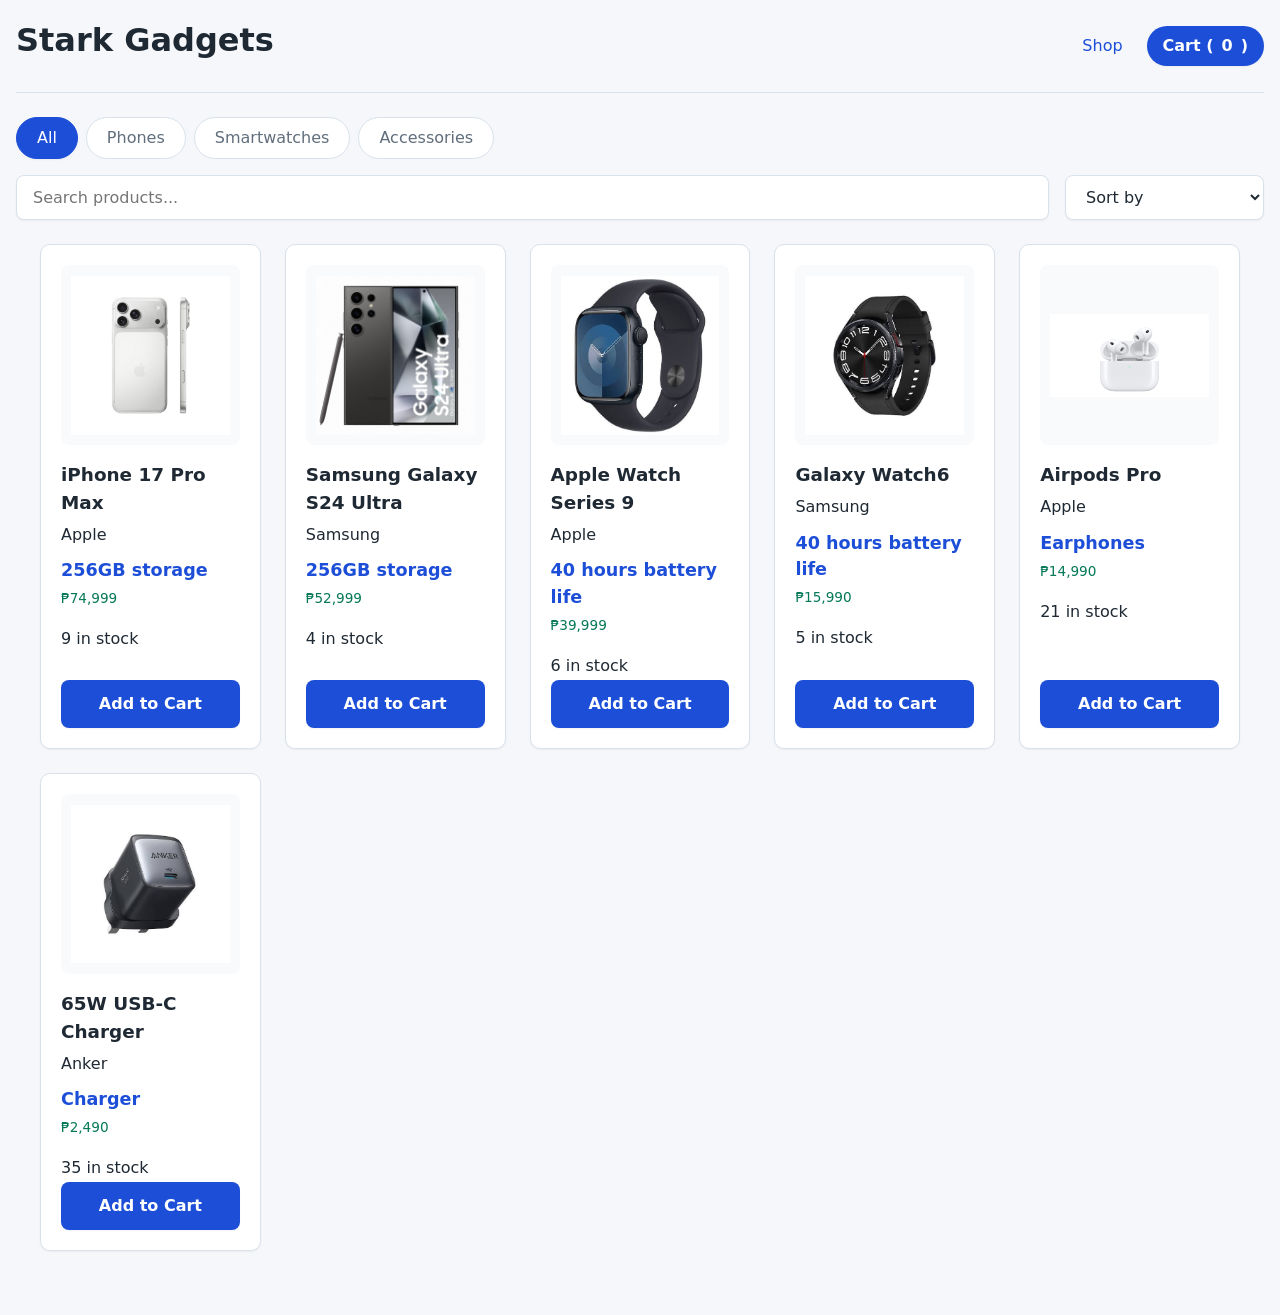
<file: index.html>
<!doctype html>
<html lang="en">
  <head>
    <meta charset="UTF-8" />
    <meta name="viewport" content="width=device-width, initial-scale=1.0" />
    <title>Stark Gadgets</title>
    <link rel="stylesheet" href="css/styles.css" />
  </head>
  <body>
    
    <header class="site-header">
      <h1>Stark Gadgets</h1>
      
     
      <div class="header-actions">
        <a href="index.html" class="nav-link">Shop</a>
        <a href="cart.html" class="cart-link">Cart (<span id="cart-count">0</span>)</a>
      </div>
    </header>

    <p id="status-message"></p>
    
    <nav id="category-filters">
      <button data-category="All" class="active">All</button>
      <button data-category="Phones">Phones</button>
      <button data-category="Smartwatches">Smartwatches</button>
      <button data-category="Accessories">Accessories</button>
    </nav>
    
    <section id="controls">
      <input type="search" id="search-input" placeholder="Search products..." />
      <select id="sort-select">
        <option value="default">Sort by</option>
        <option value="price-asc">Price: Low to High</option>
        <option value="price-desc">Price: High to Low</option>
      </select>
    </section>
    
    <main id="product-list"></main>

    <script type="module" src="js/main.js"></script>
  </body>
</html>
</file>
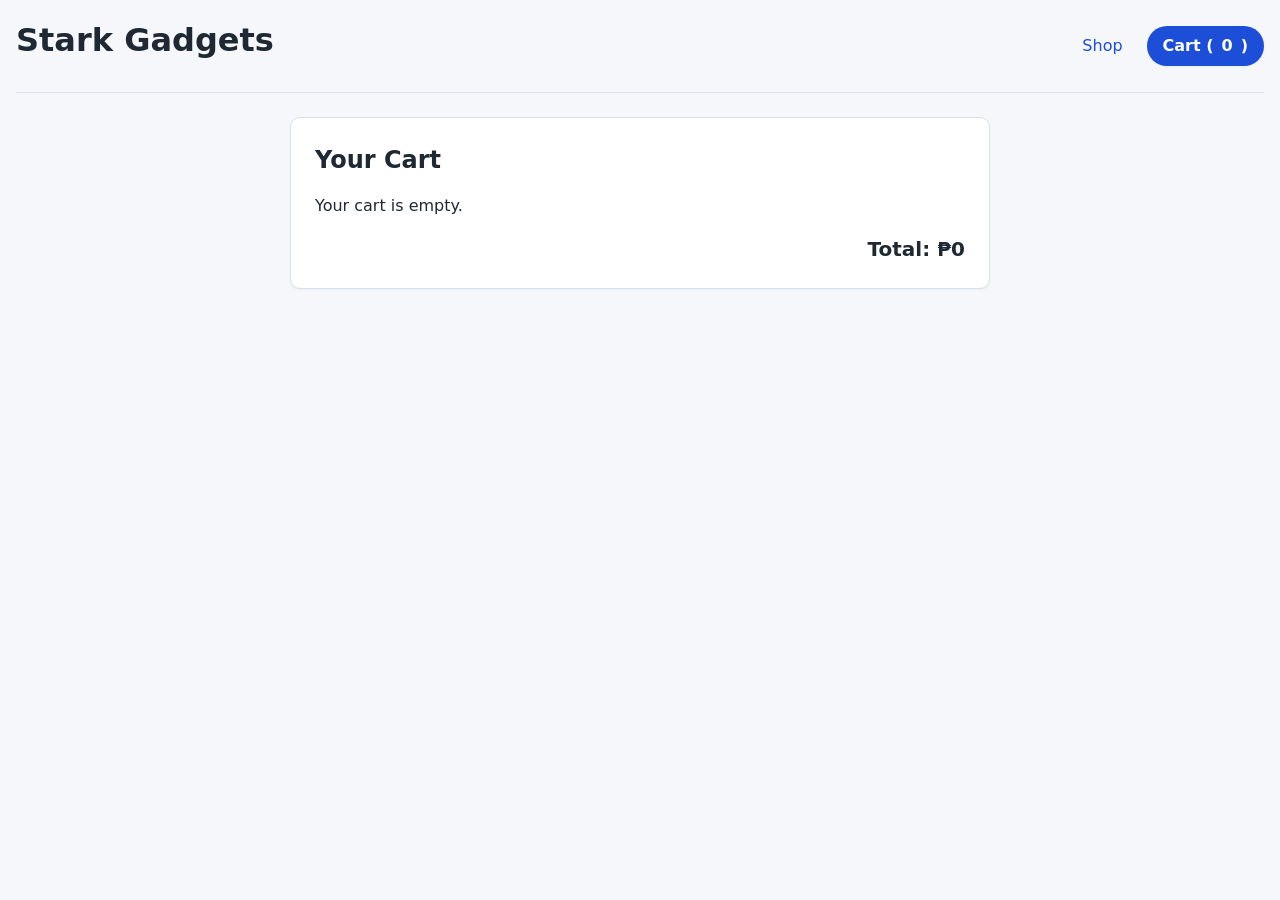
<file: cart.html>
<!doctype html>
<html lang="en">
  <head>
    <meta charset="UTF-8" />
    <meta name="viewport" content="width=device-width, initial-scale=1.0" />
    <title>Your Cart - Stark Gadgets</title>
    <link rel="stylesheet" href="css/styles.css" />
  </head>
  <body>
    <header class="site-header">
      <h1>Stark Gadgets</h1>

      <div class="header-actions">
        <a href="index.html" class="nav-link">Shop</a>
        <a href="cart.html" class="cart-link"
          >Cart (<span id="cart-count">0</span>)</a
        >
      </div>
    </header>

    <p id="status-message"></p>

    <section id="cart">
      <h2>Your Cart</h2>
      <div id="cart-items"></div>
      <p>Total: ₱<span id="cart-total">0</span></p>
      <a href="checkout.html" id="checkout-link" class="checkout-button"
        >Proceed to Checkout</a
      >
    </section>

    <script type="module" src="js/pages/cartPage.js"></script>
  </body>
</html>
</file>
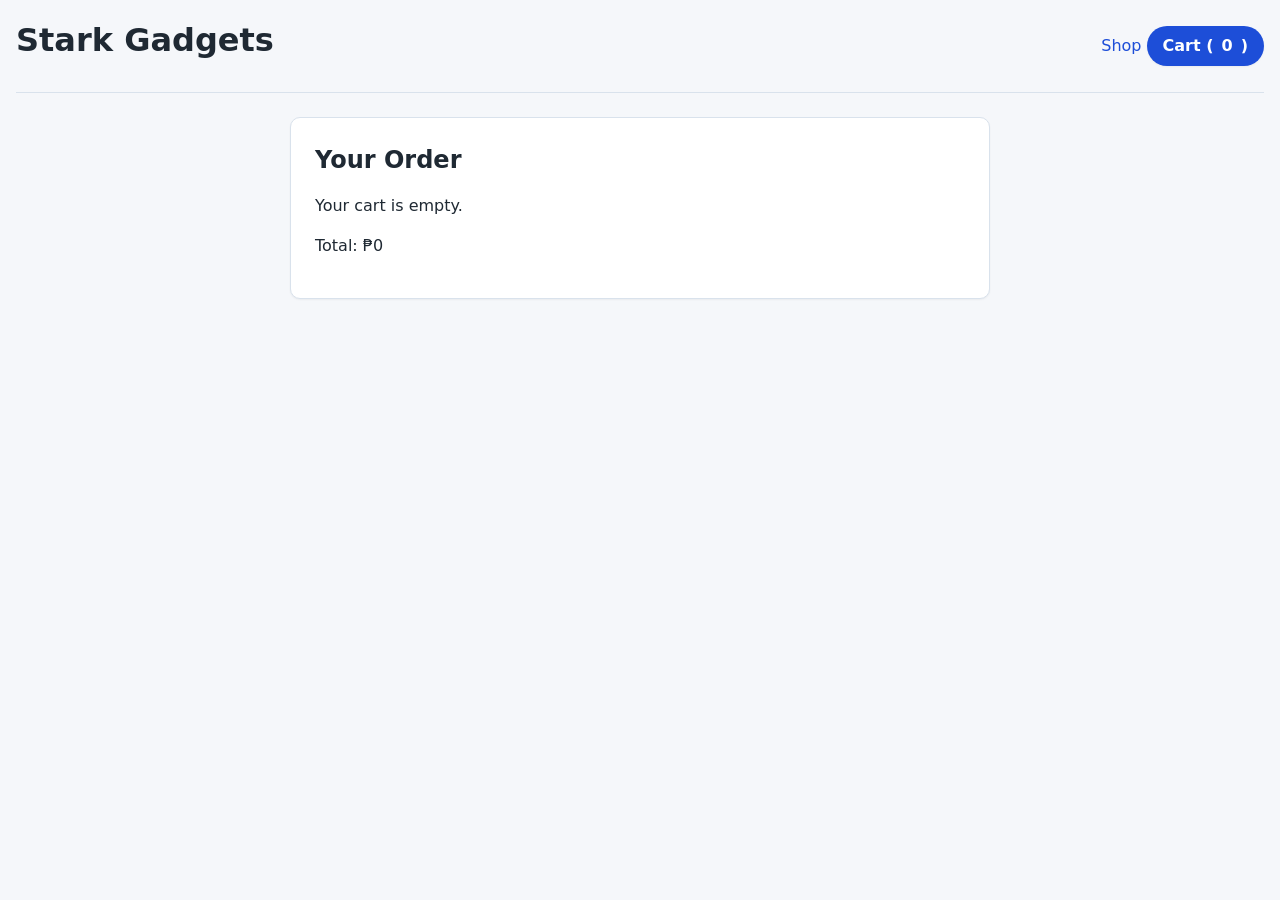
<file: checkout.html>
<!doctype html>
<html lang="en">
  <head>
    <meta charset="UTF-8" />
    <meta name="viewport" content="width=device-width, initial-scale=1.0" />
    <title>Checkout - Stark Gadgets</title>
    <link rel="stylesheet" href="css/styles.css" />
  </head>
  <body>
    <header class="site-header">
      <h1>Stark Gadgets</h1>
      <nav>
        <a href="index.html" class="nav-link">Shop</a>
        <a href="cart.html" class="cart-link">Cart (<span id="cart-count">0</span>)</a>
      </nav>
    </header>

    <p id="status-message"></p>

    <section id="checkout-summary">
      <h2>Your Order</h2>
      <div id="checkout-items"></div>
      <p>Total: ₱<span id="checkout-total">0</span></p>
    </section>

    <section id="checkout">
      <h2>Checkout</h2>

      <form id="checkout-form" novalidate>
        <div class="form-group">
          <label for="full-name">Full name</label>
          <input type="text" id="full-name" name="fullName" />
          <p class="error-message" id="full-name-error"></p>
        </div>

        <div class="form-group">
          <label for="email">Email</label>
          <input type="email" id="email" name="email" />
          <p class="error-message" id="email-error"></p>
        </div>

        <div class="form-group">
          <label for="phone">Phone number</label>
          <input type="tel" id="phone" name="phone" />
          <p class="error-message" id="phone-error"></p>
        </div>

        <div class="form-group">
          <label for="address">Delivery address</label>
          <textarea id="address" name="address" rows="3"></textarea>
          <p class="error-message" id="address-error"></p>
        </div>

        <div class="form-group">
          <label for="payment">Payment method</label>
          <select id="payment" name="payment">
            <option value="">Select a payment method</option>
            <option value="cod">Cash on Delivery</option>
            <option value="gcash">GCash</option>
            <option value="card">Credit/Debit Card</option>
          </select>
          <p class="error-message" id="payment-error"></p>
        </div>

        <p class="error-message" id="checkout-error"></p>
        <button type="submit">Place Order</button>
      </form>
    </section>

    <section id="order-summary" hidden>
      <h2>Order Confirmation</h2>
      <div id="order-details"></div>
      <a href="index.html" class="checkout-button">Back to Shop</a>
    </section>

    <script type="module" src="js/pages/checkoutPage.js"></script>
  </body>
</html>
</file>
<file: css/styles.css>
:root {
  --color-bg: #f5f7fa;
  --color-surface: #ffffff;
  --color-text: #1f2933;
  --color-muted: #616e7c;
  --color-primary: #1d4ed8;
  --color-primary-dark: #1e3a8a;
  --color-border: #d9e2ec;
  --radius: 10px;
  
  --shadow-sm: 0 1px 2px 0 rgba(0, 0, 0, 0.05);
  --shadow-md: 0 4px 6px -1px rgba(0, 0, 0, 0.1), 0 2px 4px -1px rgba(0, 0, 0, 0.06);
  --shadow-lg: 0 10px 15px -3px rgba(0, 0, 0, 0.1), 0 4px 6px -2px rgba(0, 0, 0, 0.05);
}

* {
  box-sizing: border-box;
}

body {
  margin: 0;
  padding: 1rem;
  font-family: system-ui, -apple-system, "Segoe UI", Roboto, Arial, sans-serif;
  background: var(--color-bg);
  color: var(--color-text);
  line-height: 1.5;
  max-width: 1280px;
  margin: 0 auto;
}

h1, h2 {
  margin: 0 0 0.75rem;
}

button {
  font: inherit;
  cursor: pointer;
  transition: all 0.2s ease;
}

.site-header {
  display: flex;
  justify-content: space-between;
  align-items: center;
  margin-bottom: 24px;
  padding-bottom: 16px;
  border-bottom: 1px solid var(--color-border);
}

.cart-link {
  display: flex;
  align-items: center;
  gap: 8px;
  padding: 8px 16px;
  background-color: var(--color-primary);
  color: white;
  text-decoration: none;
  border-radius: 20px;
  font-weight: 600;
  box-shadow: var(--shadow-sm);
}

.cart-link:hover {
  background-color: var(--color-primary-dark);
  transform: translateY(-1px);
  box-shadow: var(--shadow-md);
}

.nav-link {
  margin-right: 12px;
  text-decoration: none;
  color: var(--color-primary);
  font-weight: 500;
}

.nav-link:hover {
  text-decoration: underline;
}

#category-filters {
  display: flex;
  flex-wrap: wrap;
  gap: 0.5rem;
  margin-bottom: 1rem;
}

#category-filters button {
  padding: 0.5rem 1.25rem;
  border: 1px solid var(--color-border);
  border-radius: 999px;
  background: var(--color-surface);
  color: var(--color-muted);
  font-weight: 500;
  transition: all 0.2s ease;
}

#category-filters button:hover {
  border-color: var(--color-primary);
  color: var(--color-primary);
  background: #eff6ff;
}

#category-filters button.active {
  background: var(--color-primary);
  border-color: var(--color-primary);
  color: #ffffff;
  box-shadow: var(--shadow-sm);
}

#controls {
  display: flex;
  flex-wrap: wrap;
  gap: 1rem;
  margin-bottom: 1.5rem;
}

#controls input,
#controls select {
  padding: 0.6rem 1rem;
  border: 1px solid var(--color-border);
  border-radius: 8px;
  background: var(--color-surface);
  font: inherit;
  color: var(--color-text);
  box-shadow: var(--shadow-sm);
  transition: border-color 0.2s ease, box-shadow 0.2s ease;
}

#controls input:focus,
#controls select:focus {
  outline: none;
  border-color: var(--color-primary);
  box-shadow: 0 0 0 3px rgba(29, 78, 216, 0.15);
}

#search-input {
  flex: 1 1 250px;
}

#product-list {
  display: grid;
  grid-template-columns: repeat(auto-fill, minmax(220px, 1fr));
  gap: 1.5rem;
  margin-bottom: 3rem;
  max-width: 1200px;
  margin-left: auto;
  margin-right: auto;
}

.product-card {
  display: flex;
  flex-direction: column;
  background: var(--color-surface);
  border: 1px solid var(--color-border);
  border-radius: var(--radius);
  padding: 1.25rem;
  transition: transform 0.2s ease, box-shadow 0.2s ease;
  box-shadow: var(--shadow-sm);
}

.product-card:hover {
  transform: translateY(-4px);
  box-shadow: var(--shadow-lg);
  border-color: #cbd5e1;
}

.product-card img {
  width: 100%;
  height: 180px;
  object-fit: contain;
  margin-bottom: 1rem;
  background-color: #f8fafc;
  border-radius: 8px;
  padding: 10px;
}

.product-card h3 {
  margin: 0 0 0.25rem;
  font-size: 1.15rem;
  font-weight: 700;
  color: var(--color-text);
}

.product-card p {
  margin: 0.15rem 0;
}

.product-specs {
  color: var(--color-muted);
  font-size: 0.9rem;
}

.product-card p:nth-of-type(2) {
  font-weight: 700;
  font-size: 1.1rem;
  color: var(--color-primary);
  margin-top: 0.5rem;
}

.product-card p:nth-of-type(3) {
  font-size: 0.85rem;
  color: #047857;
  font-weight: 500;
  margin-bottom: 1rem;
}

.add-to-cart {
  margin-top: auto;
  padding: 0.75rem 1rem;
  border: none;
  border-radius: 8px;
  background: var(--color-primary);
  color: #ffffff;
  font-weight: 600;
  box-shadow: var(--shadow-sm);
}

.add-to-cart:hover {
  background: var(--color-primary-dark);
  transform: translateY(-1px);
  box-shadow: var(--shadow-md);
}

#cart,
#checkout,
#order-summary,
#checkout-summary {
  max-width: 700px;
  margin: 0 auto 2rem auto;
  padding: 1.5rem;
  background: var(--color-surface);
  border: 1px solid var(--color-border);
  border-radius: var(--radius);
  box-shadow: var(--shadow-sm);
}

.cart-item,
.summary-row {
  display: flex;
  justify-content: space-between;
  align-items: center;
  gap: 12px;
  padding: 1rem 0;
  border-bottom: 1px solid var(--color-border);
}

.cart-item:last-child,
.summary-row:last-child {
  border-bottom: none;
}

.cart-item > span:first-child {
  flex: 1 1 160px;
  font-weight: 500;
}

.cart-item > span:nth-child(3) {
  min-width: 90px;
  text-align: right;
  font-weight: 600;
}

.cart-item button {
  padding: 0.4rem 0.8rem;
  border: 1px solid var(--color-border);
  border-radius: 6px;
  background: var(--color-surface);
  color: var(--color-text);
  font-size: 0.9rem;
  transition: all 0.2s ease;
}

.cart-item button:hover {
  background: var(--color-bg);
  border-color: var(--color-muted);
}

.cart-item .remove-from-cart {
  color: #b42318;
  border-color: #fda29b;
  background: #fef3f2;
}

.cart-item .remove-from-cart:hover {
  background: #fee4e2;
  border-color: #b42318;
}

#cart > p {
  margin: 1rem 0 0;
  font-size: 1.25rem;
  font-weight: 700;
  text-align: right;
  color: var(--color-text);
}

.form-group {
  display: flex;
  flex-direction: column;
  margin-bottom: 1.25rem;
}

.form-group label {
  margin-bottom: 0.4rem;
  font-weight: 600;
  font-size: 0.95rem;
  color: var(--color-text);
}

.form-group input,
.form-group textarea,
.form-group select {
  width: 100%;
  padding: 0.75rem;
  border: 1px solid var(--color-border);
  border-radius: 8px;
  background: var(--color-surface);
  font: inherit;
  transition: border-color 0.2s ease, box-shadow 0.2s ease;
}

.form-group input:focus,
.form-group textarea:focus,
.form-group select:focus {
  outline: none;
  border-color: var(--color-primary);
  box-shadow: 0 0 0 3px rgba(29, 78, 216, 0.15);
}

.form-group textarea {
  resize: vertical;
  min-height: 100px;
}

.form-group .error-message {
  margin: 0.35rem 0 0;
  color: #b42318;
  font-size: 0.85rem;
}

#checkout-form button[type="submit"] {
  width: 100%;
  padding: 0.85rem 1rem;
  border: none;
  border-radius: 8px;
  background: var(--color-primary);
  color: #ffffff;
  font-weight: 700;
  font-size: 1.05rem;
  margin-top: 0.5rem;
  box-shadow: var(--shadow-sm);
}

#checkout-form button[type="submit"]:hover {
  background: var(--color-primary-dark);
  transform: translateY(-1px);
  box-shadow: var(--shadow-md);
}

.checkout-button {
  display: inline-block;
  margin-top: 1rem;
  padding: 12px 24px;
  background-color: var(--color-primary);
  color: white;
  text-decoration: none;
  border-radius: 8px;
  font-weight: 600;
  text-align: center;
  box-shadow: var(--shadow-sm);
}

.checkout-button:hover {
  background-color: var(--color-primary-dark);
  transform: translateY(-1px);
  box-shadow: var(--shadow-md);
}

#order-details p {
  margin: 0.5rem 0;
  color: var(--color-muted);
}

.loading {
  color: var(--color-muted);
}

.error {
  color: white;
  background-color: crimson;
  padding: 10px;
}

#status-message {
  margin: 0 0 1.5rem;
  text-align: center;
}

#status-message.loading {
  color: var(--color-muted);
}

#status-message.error {
  padding: 1rem;
  border: 1px solid #fda29b;
  border-radius: var(--radius);
  background: #fef3f2;
  color: #b42318;
  font-weight: 500;
}

[hidden] {
  display: none !important;
}

.header-actions {
  display: flex;
  align-items: center;
  gap: 1.5rem;
}

.cart-link {
  display: inline-flex;
  align-items: center;
  padding: 8px 16px;
  background-color: var(--color-primary);
  color: white;
  text-decoration: none;
  border-radius: 20px;
  font-weight: 600;
  box-shadow: var(--shadow-sm);
  margin: 0; 
}

.nav-link {
  text-decoration: none;
  color: var(--color-primary);
  font-weight: 500;
  margin-right: 0; 
}

.nav-link:hover {
  text-decoration: underline;
}


.cart-link:focus,
.cart-link:active,
.nav-link:focus,
.nav-link:active {
 
  outline: none; 
  box-shadow: 0 0 0 3px rgba(29, 78, 216, 0.4); 
  transform: none; 
}


.header-actions {
  display: flex;
  align-items: center;
  gap: 1.5rem; 
}
</file>
